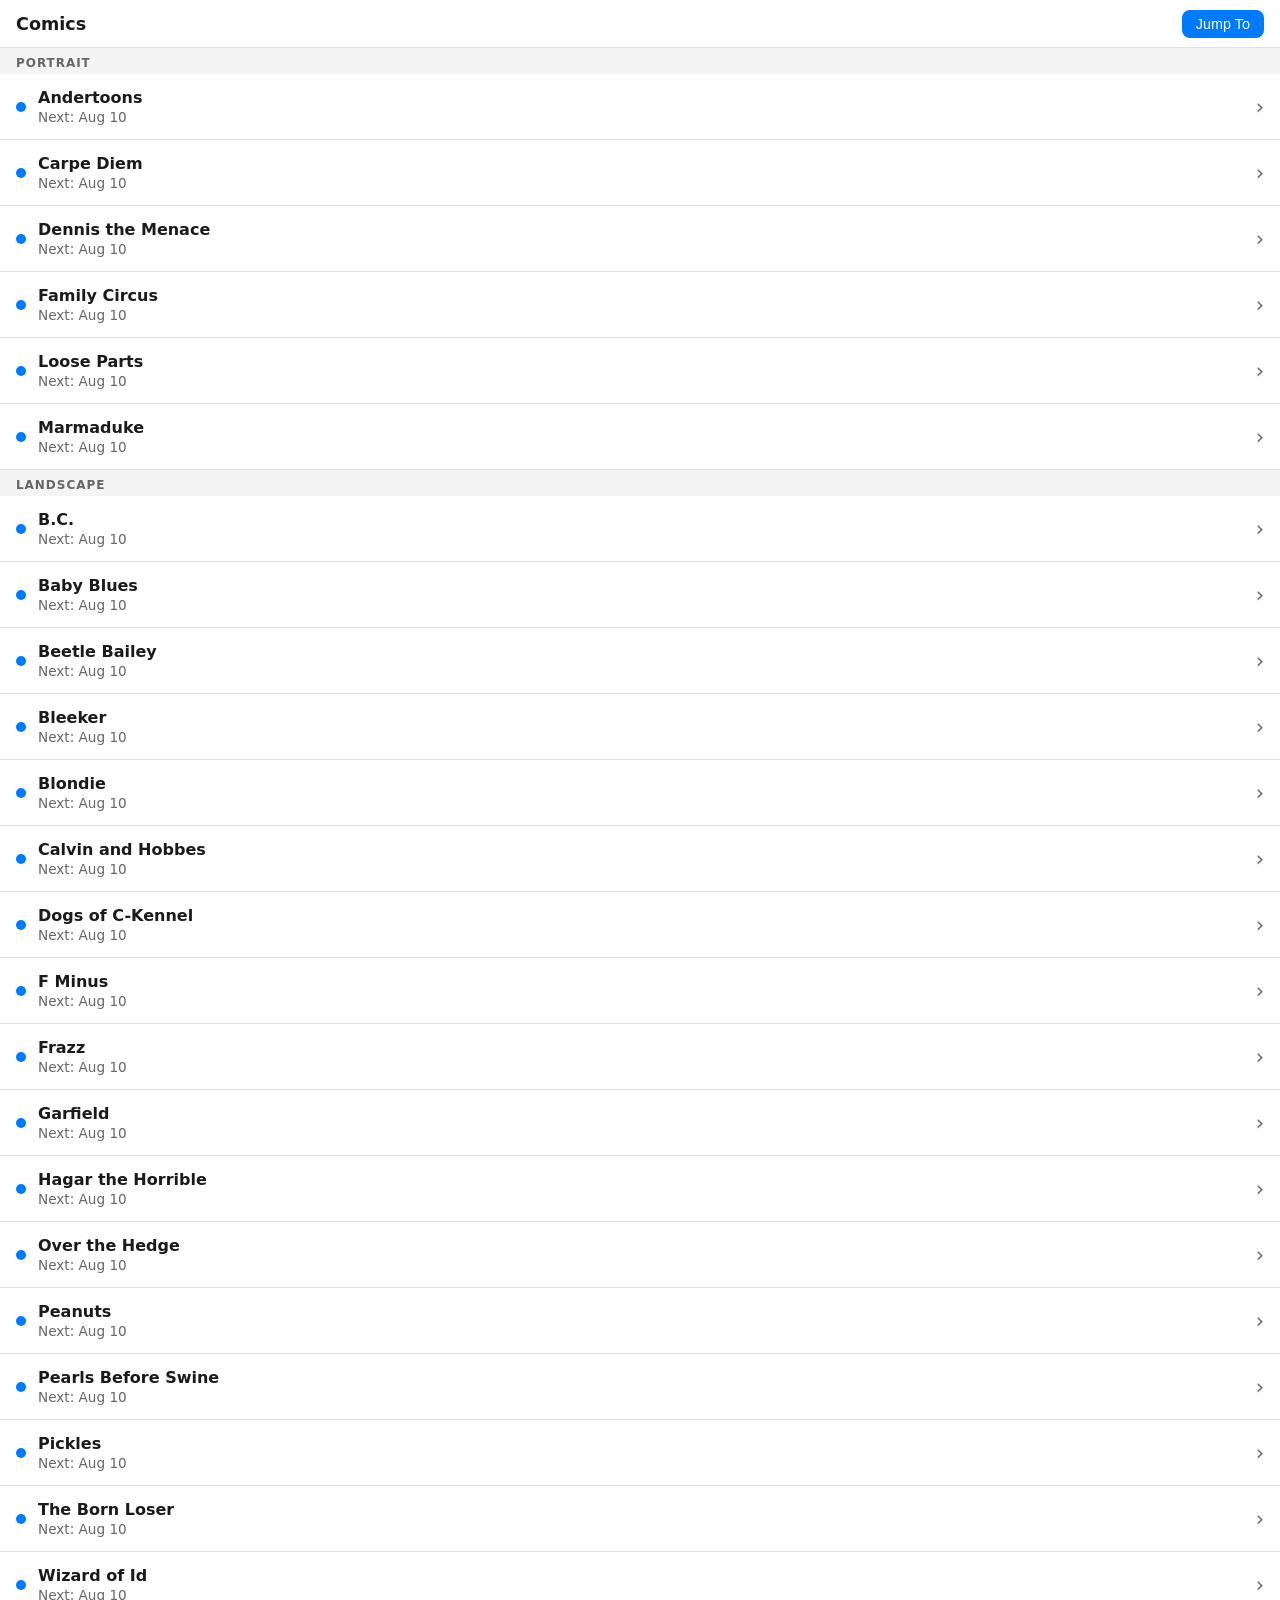
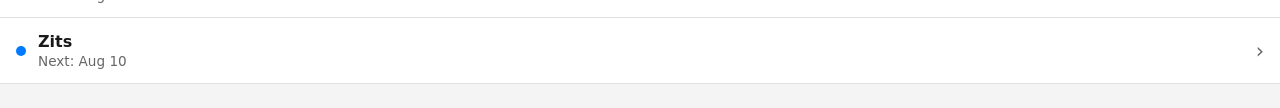
<file: index.html>
<!DOCTYPE html>
<html lang="en">
<head>
  <meta charset="UTF-8">
  <meta name="viewport" content="width=device-width, initial-scale=1.0">
  <title>Comic Reader</title>
  <link rel="stylesheet" href="css/style.css">
</head>
<body>

  <header class="dash-header">
    <h1>Comics</h1>
    <button id="btn-jump">Jump To</button>
  </header>

  <main id="comic-list">
    <!-- Populated by dashboard.js -->
  </main>

  <!-- Jump modal -->
  <div id="jump-modal" class="modal-backdrop">
    <div class="modal-sheet">
      <h2>Jump To Comic</h2>

      <div class="modal-row">
        <label for="jump-comic">Comic</label>
        <select id="jump-comic"></select>
      </div>

      <div class="modal-row">
        <label for="jump-date">Date</label>
        <input type="date" id="jump-date">
      </div>

      <div class="modal-actions">
        <button class="btn-secondary" id="btn-modal-close">Cancel</button>
        <button class="btn-primary"   id="btn-jump-go">Go</button>
      </div>
    </div>
  </div>

  <script src="js/state.js"></script>
  <script src="js/dashboard.js"></script>
</body>
</html>
</file>
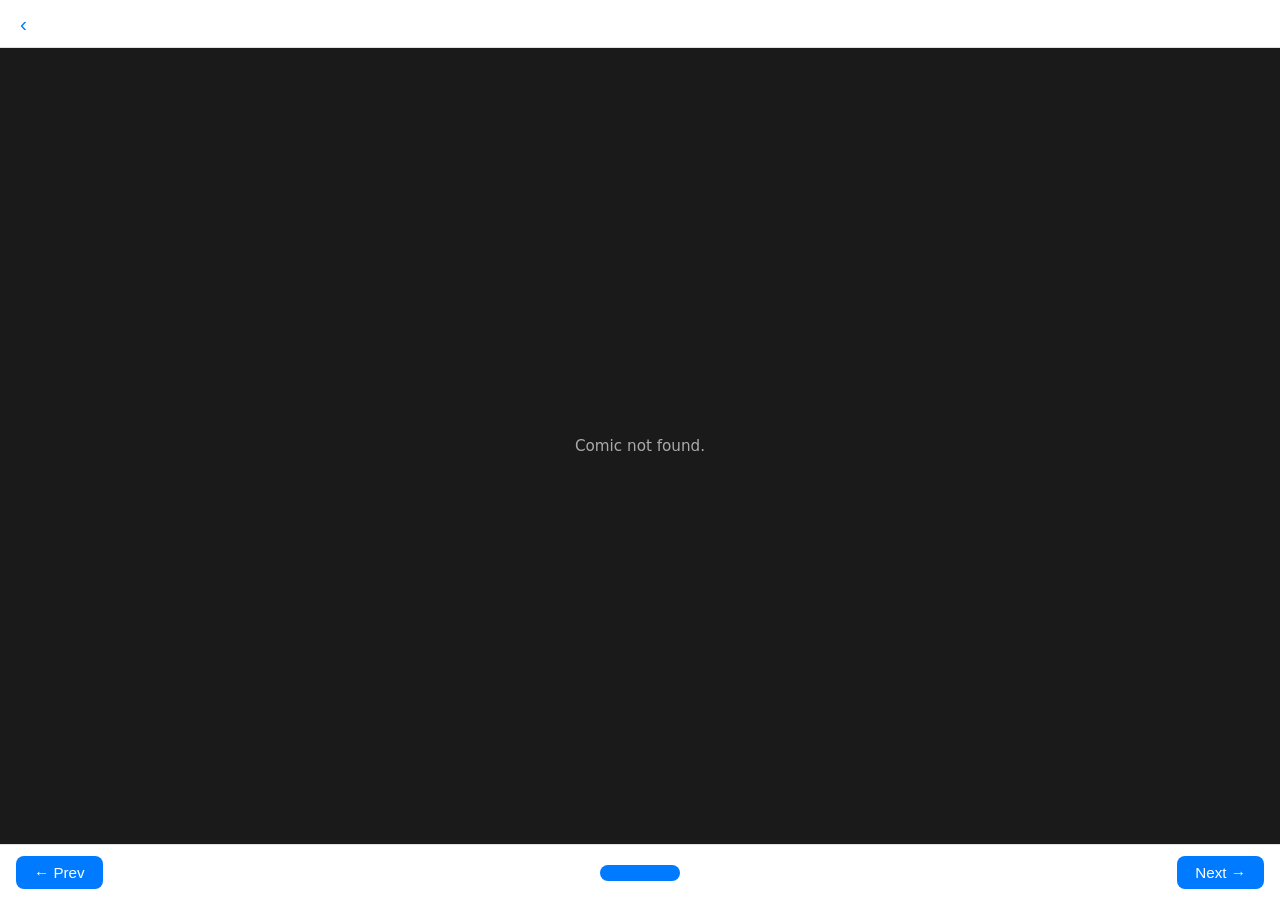
<file: reader.html>
<!DOCTYPE html>
<html lang="en">
<head>
  <meta charset="UTF-8">
  <meta name="viewport" content="width=device-width, initial-scale=1.0">
  <title>Reader</title>
  <link rel="stylesheet" href="css/style.css">
</head>
<body class="reader-page">

  <header id="reader-header">
    <button id="btn-back" onclick="window.location.href='index.html'" title="Dashboard">‹</button>
    <span id="header-title"></span>
  </header>

  <main id="reader-main">
    <img id="comic-img" alt="">
    <div id="reader-status"></div>
  </main>

  <nav id="reader-nav">
    <button id="btn-prev">← Prev</button>
    <button id="nav-date" title="Jump to date"></button>
    <input type="date" id="date-picker" aria-hidden="true">
    <button id="btn-next">Next →</button>
  </nav>

  <script src="js/state.js"></script>
  <script src="js/reader.js"></script>
</body>
</html>
</file>
<file: css/style.css>
/* ── Reset ───────────────────────────────────────────────────────────────── */
*, *::before, *::after { box-sizing: border-box; margin: 0; padding: 0; }

:root {
  --bg:           #f4f4f4;
  --surface:      #ffffff;
  --border:       #e0e0e0;
  --text:         #1a1a1a;
  --text-muted:   #666666;
  --accent:       #007aff;
  --caught-up:    #34a853;
  --reader-bg:    #1a1a1a;
  --header-h:     48px;
  --nav-h:        56px;
}

body {
  font-family: system-ui, -apple-system, sans-serif;
  background: var(--bg);
  color: var(--text);
  -webkit-tap-highlight-color: transparent;
}

/* ── Dashboard header ────────────────────────────────────────────────────── */
.dash-header {
  position: sticky;
  top: 0;
  z-index: 10;
  display: flex;
  align-items: center;
  justify-content: space-between;
  height: var(--header-h);
  padding: 0 16px;
  background: var(--surface);
  border-bottom: 1px solid var(--border);
}

.dash-header h1 { font-size: 1.1rem; font-weight: 700; }

#btn-jump {
  padding: 6px 14px;
  font-size: 0.9rem;
  background: var(--accent);
  color: #fff;
  border: none;
  border-radius: 8px;
  cursor: pointer;
}

/* ── Comic list ──────────────────────────────────────────────────────────── */
#comic-list { padding-bottom: 24px; }

.comic-row {
  display: flex;
  align-items: center;
  padding: 14px 16px;
  background: var(--surface);
  border-bottom: 1px solid var(--border);
  text-decoration: none;
  color: inherit;
  cursor: pointer;
  min-height: 64px;
  gap: 12px;
}

.comic-row:active { background: #f0f0f0; }
.comic-row.caught-up { opacity: 0.55; cursor: default; }

.comic-badge {
  width: 10px;
  height: 10px;
  border-radius: 50%;
  flex-shrink: 0;
  background: var(--accent);
}

.comic-row.caught-up .comic-badge { background: var(--caught-up); }

.comic-info { flex: 1; min-width: 0; }
.comic-title { display: block; font-weight: 600; font-size: 1rem; }
.comic-next  { display: block; font-size: 0.85rem; color: var(--text-muted); margin-top: 2px; }
.comic-arrow { color: var(--text-muted); font-size: 1.3rem; }

.orientation-divider {
  padding: 8px 16px 4px;
  font-size: 0.75rem;
  font-weight: 600;
  text-transform: uppercase;
  letter-spacing: 0.08em;
  color: var(--text-muted);
  background: var(--bg);
}

/* ── Jump modal ─────────────────────────────────────────────────────────── */
.modal-backdrop {
  display: none;
  position: fixed;
  inset: 0;
  background: rgba(0,0,0,0.45);
  z-index: 100;
  align-items: flex-end;
}
.modal-backdrop.open { display: flex; }

.modal-sheet {
  width: 100%;
  background: var(--surface);
  border-radius: 16px 16px 0 0;
  padding: 24px 20px 40px;
}

.modal-sheet h2 { font-size: 1.1rem; margin-bottom: 20px; }

.modal-row { margin-bottom: 16px; }
.modal-row label { display: block; font-size: 0.85rem; color: var(--text-muted); margin-bottom: 6px; }
.modal-row select,
.modal-row input[type="date"] {
  width: 100%;
  padding: 10px 12px;
  font-size: 1rem;
  border: 1px solid var(--border);
  border-radius: 8px;
  background: var(--bg);
  color: var(--text);
  appearance: auto;
}

.modal-actions { display: flex; gap: 10px; margin-top: 20px; }

.btn-primary {
  flex: 1;
  padding: 12px;
  font-size: 1rem;
  font-weight: 600;
  background: var(--accent);
  color: #fff;
  border: none;
  border-radius: 10px;
  cursor: pointer;
}

.btn-secondary {
  padding: 12px 20px;
  font-size: 1rem;
  background: var(--border);
  color: var(--text);
  border: none;
  border-radius: 10px;
  cursor: pointer;
}

/* ── Reader ─────────────────────────────────────────────────────────────── */
.reader-page {
  display: flex;
  flex-direction: column;
  height: 100vh;
  height: 100dvh;
  background: var(--reader-bg);
}

#reader-header {
  flex-shrink: 0;
  display: flex;
  align-items: center;
  height: var(--header-h);
  padding: 0 14px;
  background: var(--surface);
  border-bottom: 1px solid var(--border);
  gap: 12px;
}

#btn-back {
  font-size: 1.3rem;
  background: none;
  border: none;
  cursor: pointer;
  color: var(--accent);
  padding: 4px 6px;
  flex-shrink: 0;
}

#header-title {
  font-size: 0.95rem;
  font-weight: 600;
  white-space: nowrap;
  overflow: hidden;
  text-overflow: ellipsis;
}

#reader-main {
  flex: 1;
  overflow: hidden;
  display: flex;
  align-items: center;
  justify-content: center;
  background: var(--reader-bg);
  position: relative;
}

#comic-img {
  max-width: 100%;
  max-height: 100%;
  object-fit: contain;
  display: none;
}

#comic-img.loaded { display: block; }

#reader-status {
  position: absolute;
  color: #aaa;
  font-size: 0.95rem;
  text-align: center;
  padding: 20px;
}

#reader-nav {
  flex-shrink: 0;
  display: flex;
  align-items: center;
  justify-content: space-between;
  height: var(--nav-h);
  padding: 0 16px;
  background: var(--surface);
  border-top: 1px solid var(--border);
}

#reader-nav button {
  padding: 8px 18px;
  font-size: 0.95rem;
  font-weight: 500;
  border: none;
  border-radius: 8px;
  cursor: pointer;
  background: var(--accent);
  color: #fff;
  min-width: 80px;
}

#reader-nav button:disabled {
  background: var(--border);
  color: var(--text-muted);
  cursor: not-allowed;
}

#btn-next.done-btn { background: var(--caught-up); }

#nav-date {
  font-size: 0.9rem;
  color: var(--text-muted);
  font-weight: 500;
}

#nav-date {
  font-size: 0.9rem;
  color: var(--text-muted);
  font-weight: 500;
  background: none;
  border: 1px dotted var(--border);
  border-radius: 6px;
  padding: 4px 10px;
  cursor: pointer;
}

#nav-date:active { background: var(--border); }

/* ── Loading state ───────────────────────────────────────────────────────────── */
.spinner {
  width: 32px; height: 32px;
  border: 3px solid #444;
  border-top-color: #aaa;
  border-radius: 50%;
  animation: spin 0.7s linear infinite;
  margin: 0 auto 12px;
}
@keyframes spin { to { transform: rotate(360deg); } }

/* Hidden but focusable so showPicker() works */
#date-picker {
  position: absolute;
  opacity: 0;
  width: 0;
  height: 0;
  pointer-events: none;
}
.spinner {
  width: 32px; height: 32px;
  border: 3px solid #444;
  border-top-color: #aaa;
  border-radius: 50%;
  animation: spin 0.7s linear infinite;
  margin: 0 auto 12px;
}
@keyframes spin { to { transform: rotate(360deg); } }
</file>
